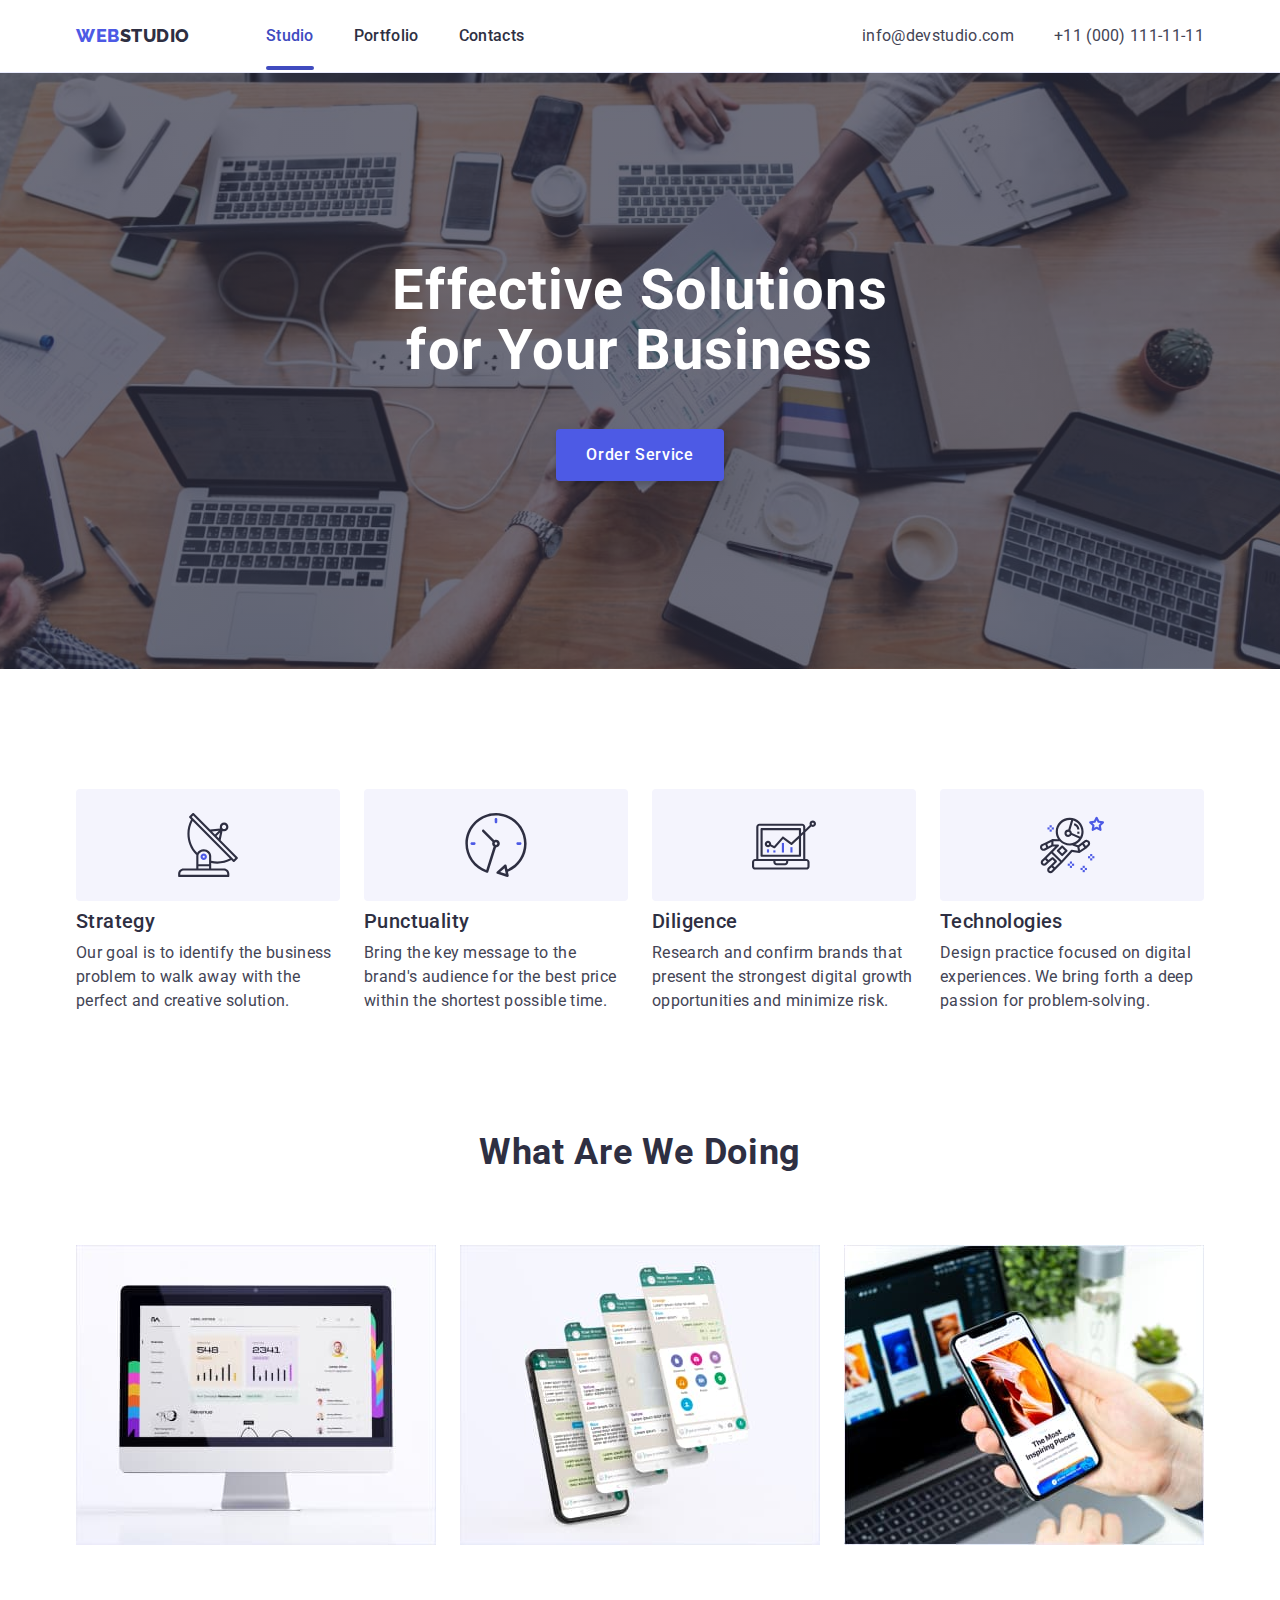
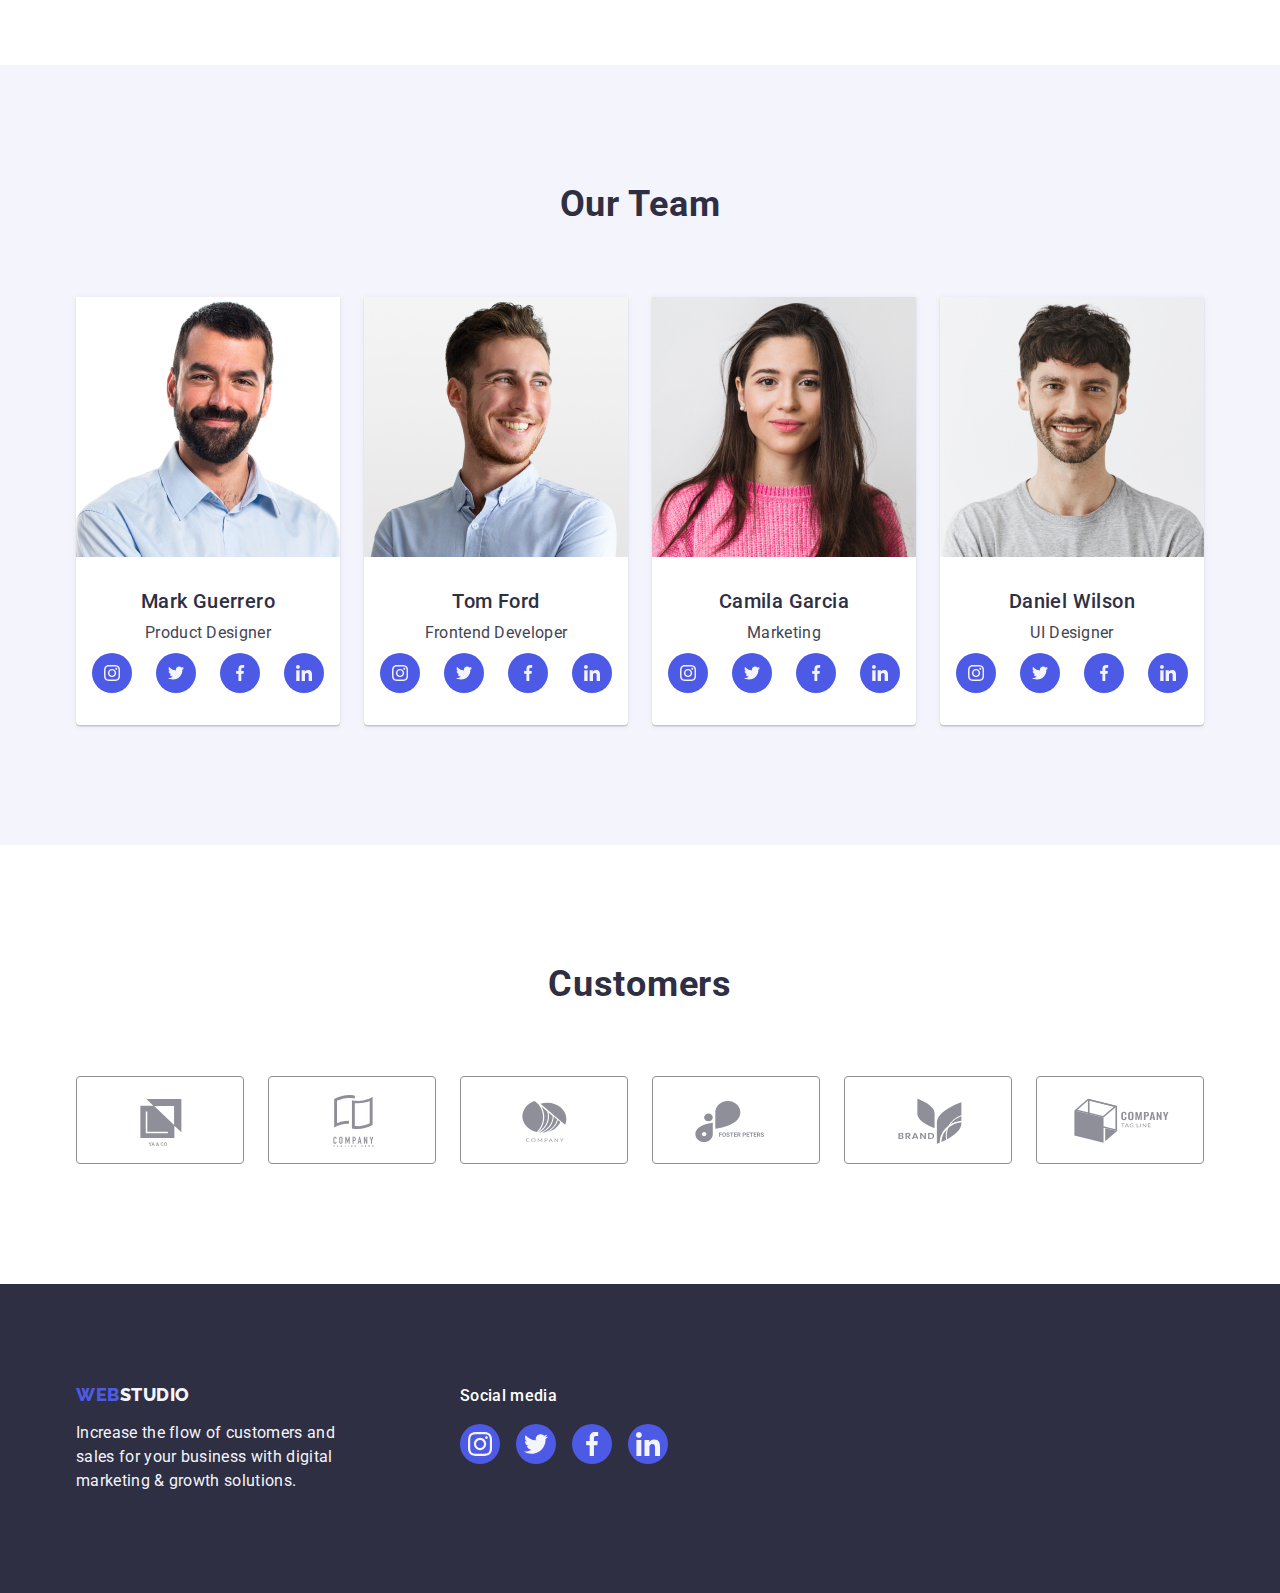
<file: index.html>
<!DOCTYPE html>
<html lang="en">
  <head>
    <meta charset="UTF-8" />
    <meta http-equiv="X-UA-Compatible" content="IE=edge" />
    <meta name="viewport" content="width=device-width, initial-scale=1.0" />
    <title>Web Studio</title>
    <!-- Fonts styles -->
    <link rel="preconnect" href="https://fonts.googleapis.com" />
    <link rel="preconnect" href="https://fonts.gstatic.com" crossorigin />
    <link
      href="https://fonts.googleapis.com/css2?family=Raleway:wght@800&family=Roboto:wght@400;500;700;900&display=swap"
      rel="stylesheet"
    />
    <!-- Modern-normalize -->
    <link
      rel="stylesheet"
      href="https://cdn.jsdelivr.net/npm/modern-normalize@1.1.0/modern-normalize.min.css"
    />
    <link rel="stylesheet" href="./css/styles.css" />
  </head>
  <body>
    <!-- Header -->
    <header class="page-header">
      <div class="page-header-container container">
        <nav class="page-navigation">
          <a class="logo logo-header link" href="./index.html"
            >Web<span class="logo-header-color">Studio</span></a
          >
          <ul class="header-menu list">
            <li class="header-menu-item">
              <a class="header-menu-link link active" href="./index.html"
                >Studio</a
              >
            </li>
            <li class="header-menu-item">
              <a class="header-menu-link link" href="./portfolio.html"
                >Portfolio</a
              >
            </li>
            <li class="header-menu-item">
              <a class="header-menu-link link" href="">Contacts</a>
            </li>
          </ul>
        </nav>
        <address class="address">
          <ul class="contact-list list">
            <li class="contact-item">
              <a class="contact-link link" href="mailto:info@devstudio.com"
                >info@devstudio.com</a
              >
            </li>
            <li class="contact-item">
              <a class="contact-link link" href="tel:+110001111111"
                >+11 (000) 111-11-11</a
              >
            </li>
          </ul>
        </address>
      </div>
    </header>
    <main>
      <!-- Hero  -->
      <section class="hero">
        <div class="container">
          <h1 class="hero-title">Effective Solutions for Your Business</h1>
          <button class="hero-modal-btn" type="button" data-modal-open>
            Order Service
          </button>
        </div>
      </section>
      <!-- Features -->
      <section class="features section">
        <div class="container">
          <h2 class="features-title visually-hidden">Company philosophy</h2>
          <ul class="features-list list">
            <li class="features-list-item">
              <div class="features-icon-container">
                <svg class="features-icon" width="64" height="64">
                  <use href="./images/icons.svg#icon-antenna"></use>
                </svg>
              </div>
              <h3 class="features-list-title">Strategy</h3>
              <p class="features-list-description">
                Our goal is to identify the business problem to walk away with
                the perfect and creative solution.
              </p>
            </li>
            <li class="features-list-item">
              <div class="features-icon-container">
                <svg class="features-icon" width="64" height="64">
                  <use href="./images/icons.svg#icon-clock"></use>
                </svg>
              </div>
              <h3 class="features-list-title">Punctuality</h3>
              <p class="features-list-description">
                Bring the key message to the brand's audience for the best price
                within the shortest possible time.
              </p>
            </li>
            <li class="features-list-item">
              <div class="features-icon-container">
                <svg class="features-icon" width="64" height="64">
                  <use href="./images/icons.svg#icon-diagram"></use>
                </svg>
              </div>
              <h3 class="features-list-title">Diligence</h3>
              <p class="features-list-description">
                Research and confirm brands that present the strongest digital
                growth opportunities and minimize risk.
              </p>
            </li>
            <li class="features-list-item">
              <div class="features-icon-container">
                <svg class="features-icon" width="64" height="64">
                  <use href="./images/icons.svg#icon-astronaut"></use>
                </svg>
              </div>
              <h3 class="features-list-title">Technologies</h3>
              <p class="features-list-description">
                Design practice focused on digital experiences. We bring forth a
                deep passion for problem-solving.
              </p>
            </li>
          </ul>
        </div>
      </section>
      <!-- Areas of work -->
      <section class="projects">
        <div class="container">
          <h2 class="projects-title">What are we doing</h2>
          <ul class="projects-list list">
            <li class="projects-list-item">
              <img
                class="projects-list-img"
                src="./images/areas-of-work/img-1.jpg"
                alt="web apps on your computer"
                width="360"
                height="300"
              />
            </li>
            <li class="projects-list-item">
              <img
                class="projects-list-img"
                src="./images/areas-of-work/img-2.jpg"
                alt="web apps on your phone"
                width="360"
                height="300"
              />
            </li>
            <li class="projects-list-item">
              <img
                class="projects-list-img"
                src="./images/areas-of-work/img-3.jpg"
                alt="responsive web applications"
                width="360"
                height="300"
              />
            </li>
          </ul>
        </div>
      </section>
      <!-- Team -->
      <section class="team section">
        <div class="container">
          <h2 class="team-title">Our Team</h2>
          <ul class="team-list list">
            <li class="team-list-item">
              <img
                class="team-list-img"
                src="./images/team/mark-guerrero.jpg"
                alt="Employee Mark Guerrero"
                width="264"
                height="260"
              />
              <div class="card-team-content">
                <h3 class="team-list-title">Mark Guerrero</h3>
                <p class="team-list-profession">Product Designer</p>
                <ul class="social-list list">
                  <li class="social-list-item">
                    <a
                      href=""
                      class="social-list-link"
                      target="_blank"
                      rel="noopener noreferrer"
                      aria-label="instagram icon"
                    >
                      <svg class="social-list-icon" width="16" height="16">
                        <use href="./images/icons.svg#icon-instagram"></use>
                      </svg>
                    </a>
                  </li>
                  <li class="social-list-item">
                    <a
                      href=""
                      class="social-list-link"
                      target="_blank"
                      rel="noopener noreferrer"
                      aria-label="twitter icon"
                    >
                      <svg class="social-list-icon" width="16" height="16">
                        <use href="./images/icons.svg#icon-twitter"></use>
                      </svg>
                    </a>
                  </li>
                  <li class="social-list-item">
                    <a
                      href=""
                      class="social-list-link"
                      target="_blank"
                      rel="noopener noreferrer"
                      aria-label="facebook icon"
                    >
                      <svg class="social-list-icon" width="16" height="16">
                        <use href="./images/icons.svg#icon-facebook"></use>
                      </svg>
                    </a>
                  </li>
                  <li class="social-list-item">
                    <a
                      href=""
                      class="social-list-link"
                      target="_blank"
                      rel="noopener noreferrer"
                      aria-label="linkedin icon"
                    >
                      <svg class="social-list-icon" width="16" height="16">
                        <use href="./images/icons.svg#icon-linkedin"></use>
                      </svg>
                    </a>
                  </li>
                </ul>
              </div>
            </li>

            <li class="team-list-item">
              <img
                class="team-list-img"
                src="./images/team/tom-ford.jpg"
                alt="Employee Tom Ford"
                width="264"
                height="260"
              />
              <div class="card-team-content">
                <h3 class="team-list-title">Tom Ford</h3>
                <p class="team-list-profession">Frontend Developer</p>
                <ul class="social-list list">
                  <li class="social-list-item">
                    <a
                      href=""
                      class="social-list-link"
                      target="_blank"
                      rel="noopener noreferrer"
                      aria-label="instagram icon"
                    >
                      <svg class="social-list-icon" width="16" height="16">
                        <use href="./images/icons.svg#icon-instagram"></use>
                      </svg>
                    </a>
                  </li>
                  <li class="social-list-item">
                    <a
                      href=""
                      class="social-list-link"
                      target="_blank"
                      rel="noopener noreferrer"
                      aria-label="twitter icon"
                    >
                      <svg class="social-list-icon" width="16" height="16">
                        <use href="./images/icons.svg#icon-twitter"></use>
                      </svg>
                    </a>
                  </li>
                  <li class="social-list-item">
                    <a
                      href=""
                      class="social-list-link"
                      target="_blank"
                      rel="noopener noreferrer"
                      aria-label="facebook icon"
                    >
                      <svg class="social-list-icon" width="16" height="16">
                        <use href="./images/icons.svg#icon-facebook"></use>
                      </svg>
                    </a>
                  </li>
                  <li class="social-list-item">
                    <a
                      href=""
                      class="social-list-link"
                      target="_blank"
                      rel="noopener noreferrer"
                      aria-label="linkedin icon"
                    >
                      <svg class="social-list-icon" width="16" height="16">
                        <use href="./images/icons.svg#icon-linkedin"></use>
                      </svg>
                    </a>
                  </li>
                </ul>
              </div>
            </li>

            <li class="team-list-item">
              <img
                class="team-list-img"
                src="./images/team/camila-garcia.jpg"
                alt="Employee Camila Garcia"
                width="264"
                height="260"
              />
              <div class="card-team-content">
                <h3 class="team-list-title">Camila Garcia</h3>
                <p class="team-list-profession">Marketing</p>
                <ul class="social-list list">
                  <li class="social-list-item">
                    <a
                      href=""
                      class="social-list-link"
                      target="_blank"
                      rel="noopener noreferrer"
                      aria-label="instagram icon"
                    >
                      <svg class="social-list-icon" width="16" height="16">
                        <use href="./images/icons.svg#icon-instagram"></use>
                      </svg>
                    </a>
                  </li>
                  <li class="social-list-item">
                    <a
                      href=""
                      class="social-list-link"
                      target="_blank"
                      rel="noopener noreferrer"
                      aria-label="twitter icon"
                    >
                      <svg class="social-list-icon" width="16" height="16">
                        <use href="./images/icons.svg#icon-twitter"></use>
                      </svg>
                    </a>
                  </li>
                  <li class="social-list-item">
                    <a
                      href=""
                      class="social-list-link"
                      target="_blank"
                      rel="noopener noreferrer"
                      aria-label="facebook icon"
                    >
                      <svg class="social-list-icon" width="16" height="16">
                        <use href="./images/icons.svg#icon-facebook"></use>
                      </svg>
                    </a>
                  </li>
                  <li class="social-list-item">
                    <a
                      href=""
                      class="social-list-link"
                      target="_blank"
                      rel="noopener noreferrer"
                      aria-label="linkedin icon"
                    >
                      <svg class="social-list-icon" width="16" height="16">
                        <use href="./images/icons.svg#icon-linkedin"></use>
                      </svg>
                    </a>
                  </li>
                </ul>
              </div>
            </li>

            <li class="team-list-item">
              <img
                class="team-list-img"
                src="./images/team/daniel-wilson.jpg"
                alt="Employee Daniel Wilson"
                width="264"
                height="260"
              />
              <div class="card-team-content">
                <h3 class="team-list-title">Daniel Wilson</h3>
                <p class="team-list-profession">UI Designer</p>
                <ul class="social-list list">
                  <li class="social-list-item">
                    <a
                      href=""
                      class="social-list-link"
                      target="_blank"
                      rel="noopener noreferrer"
                      aria-label="instagram icon"
                    >
                      <svg class="social-list-icon" width="16" height="16">
                        <use href="./images/icons.svg#icon-instagram"></use>
                      </svg>
                    </a>
                  </li>
                  <li class="social-list-item">
                    <a
                      href=""
                      class="social-list-link"
                      target="_blank"
                      rel="noopener noreferrer"
                      aria-label="twitter icon"
                    >
                      <svg class="social-list-icon" width="16" height="16">
                        <use href="./images/icons.svg#icon-twitter"></use>
                      </svg>
                    </a>
                  </li>
                  <li class="social-list-item">
                    <a
                      href=""
                      class="social-list-link"
                      target="_blank"
                      rel="noopener noreferrer"
                      aria-label="facebook icon"
                    >
                      <svg class="social-list-icon" width="16" height="16">
                        <use href="./images/icons.svg#icon-facebook"></use>
                      </svg>
                    </a>
                  </li>
                  <li class="social-list-item">
                    <a
                      href=""
                      class="social-list-link"
                      target="_blank"
                      rel="noopener noreferrer"
                      aria-label="linkedin icon"
                    >
                      <svg class="social-list-icon" width="16" height="16">
                        <use href="./images/icons.svg#icon-linkedin"></use>
                      </svg>
                    </a>
                  </li>
                </ul>
              </div>
            </li>
          </ul>
        </div>
      </section>
      <!-- Customers -->
      <section class="customers section">
        <div class="container">
          <h2 class="customers-title">Customers</h2>
          <ul class="customers-list list">
            <li class="customers-list-item">
              <a href="" class="customers-list-link">
                <svg class="customers-list-icon" width="104" height="56">
                  <use href="./images/icons.svg#icon-Logo-1"></use>
                </svg>
              </a>
            </li>
            <li class="customers-list-item">
              <a href="" class="customers-list-link">
                <svg class="customers-list-icon" width="104" height="56">
                  <use href="./images/icons.svg#icon-logo-2"></use>
                </svg>
              </a>
            </li>
            <li class="customers-list-item">
              <a href="" class="customers-list-link">
                <svg class="customers-list-icon" width="104" height="56">
                  <use href="./images/icons.svg#icon-logo-3"></use>
                </svg>
              </a>
            </li>
            <li class="customers-list-item">
              <a href="" class="customers-list-link">
                <svg class="customers-list-icon" width="104" height="56">
                  <use href="./images/icons.svg#icon-logo-4"></use>
                </svg>
              </a>
            </li>
            <li class="customers-list-item">
              <a href="" class="customers-list-link">
                <svg class="customers-list-icon" width="104" height="56">
                  <use href="./images/icons.svg#icon-logo-5"></use>
                </svg>
              </a>
            </li>
            <li class="customers-list-item">
              <a href="" class="customers-list-link">
                <svg class="customers-list-icon" width="104" height="56">
                  <use href="./images/icons.svg#icon-logo-6"></use>
                </svg>
              </a>
            </li>
          </ul>
        </div>
      </section>
    </main>
    <!-- Footer -->
    <footer class="footer">
      <div class="footer-container container">
        <div class="footer-info">
          <a class="logo logo-footer link" href="./index.html"
            >Web<span class="logo-footer-color">Studio</span></a
          >
          <p class="footer-description">
            Increase the flow of customers and sales for your business with
            digital marketing & growth solutions.
          </p>
        </div>
        <div class="social-media">
          <p class="social-media-title">Social media</p>
          <ul class="social-media-list list">
            <li class="social-meadia-item">
              <a
                href=""
                class="social-media-link"
                target="_blank"
                rel="noopener noreferrer"
                aria-label="instagram icon"
              >
                <svg class="social-media-icon" width="24" height="24">
                  <use href="./images/icons.svg#icon-instagram"></use>
                </svg>
              </a>
            </li>
            <li class="social-meadia-item">
              <a
                href=""
                class="social-media-link"
                target="_blank"
                rel="noopener noreferrer"
                aria-label="twitter icon"
              >
                <svg class="social-media-icon" width="24" height="24">
                  <use href="./images/icons.svg#icon-twitter"></use>
                </svg>
              </a>
            </li>
            <li class="social-meadia-item">
              <a
                href=""
                class="social-media-link"
                target="_blank"
                rel="noopener noreferrer"
                aria-label="facebook icon"
              >
                <svg class="social-media-icon" width="24" height="24">
                  <use href="./images/icons.svg#icon-facebook"></use>
                </svg>
              </a>
            </li>
            <li class="social-meadia-item">
              <a
                href=""
                class="social-media-link"
                target="_blank"
                rel="noopener noreferrer"
                aria-label="linkedin icon"
              >
                <svg class="social-media-icon" width="24" height="24">
                  <use href="./images/icons.svg#icon-linkedin"></use>
                </svg>
              </a>
            </li>
          </ul>
        </div>
      </div>
    </footer>
    <div class="backdrop is-hidden" data-modal>
      <div class="modal">
        <button type="button" class="modal-close-btn" data-modal-close>
          <svg class="modal-close-icon" width="8" height="8">
            <use href="./images/icons.svg#modal-close-icon"></use>
          </svg>
        </button>
      </div>
    </div>
    <script src="./js/modal.js"></script>
  </body>
</html>
</file>
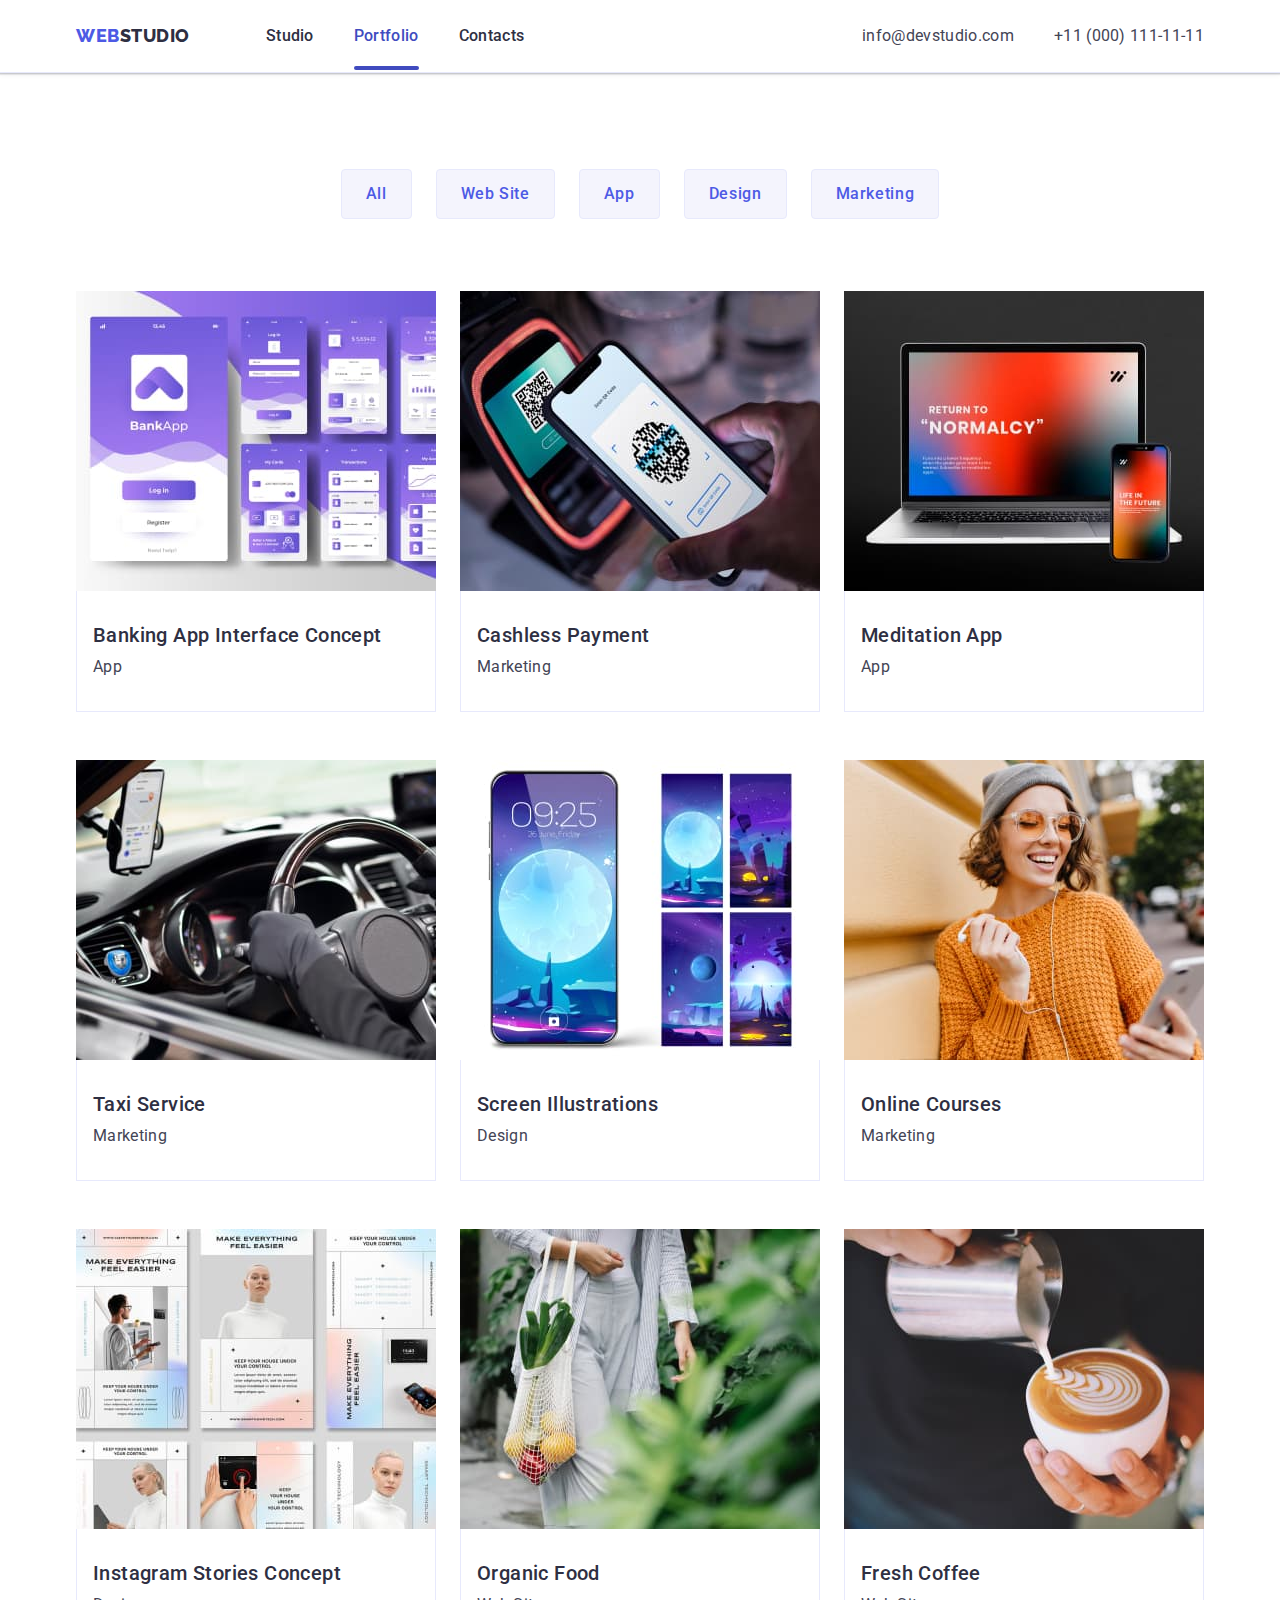
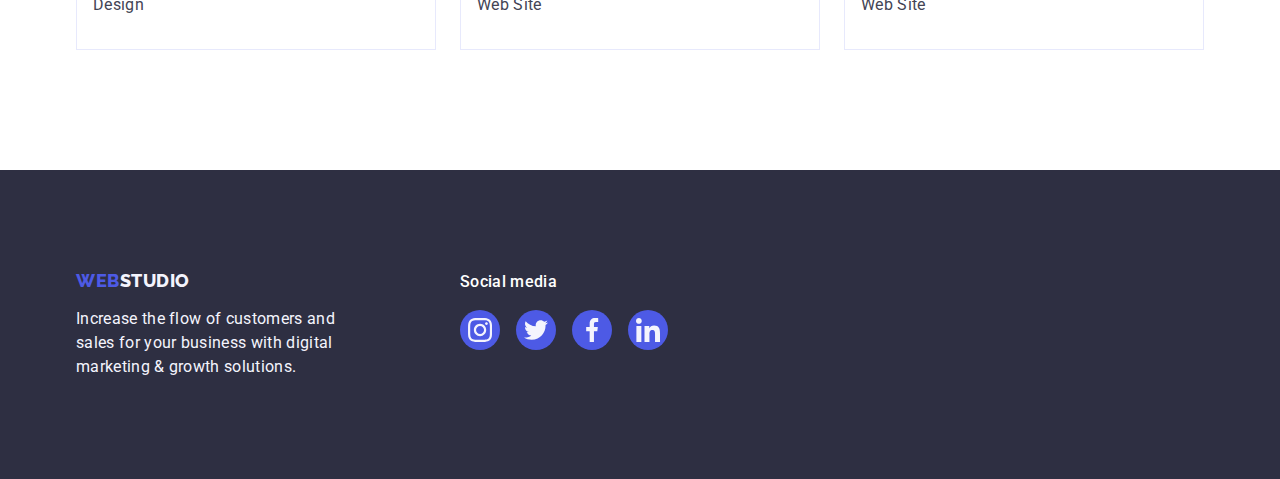
<file: portfolio.html>
<!DOCTYPE html>
<html lang="en">
  <head>
    <meta charset="UTF-8" />
    <meta http-equiv="X-UA-Compatible" content="IE=edge" />
    <meta name="viewport" content="width=device-width, initial-scale=1.0" />
    <title>Portfolio</title>
    <!-- Fonts styles -->
    <link rel="preconnect" href="https://fonts.googleapis.com" />
    <link rel="preconnect" href="https://fonts.gstatic.com" crossorigin />
    <link
      href="https://fonts.googleapis.com/css2?family=Raleway:wght@800&family=Roboto:wght@400;500;700;900&display=swap"
      rel="stylesheet"
    />
    <!-- Modern-normalize -->
    <link
      rel="stylesheet"
      href="https://cdn.jsdelivr.net/npm/modern-normalize@1.1.0/modern-normalize.min.css"
    />
    <link rel="stylesheet" href="./css/styles.css" />
  </head>
  <body>
    <!-- Header -->
    <header class="page-header">
      <div class="page-header-container container">
        <nav class="page-navigation">
          <a class="logo logo-header link" href="./index.html"
            >Web<span class="logo-header-color">Studio</span></a
          >
          <ul class="header-menu list">
            <li class="header-menu-item">
              <a class="header-menu-link link" href="./index.html">Studio</a>
            </li>
            <li class="header-menu-item">
              <a class="header-menu-link link active" href="./portfolio.html"
                >Portfolio</a
              >
            </li>
            <li class="header-menu-item">
              <a class="header-menu-link link" href="">Contacts</a>
            </li>
          </ul>
        </nav>
        <address class="address">
          <ul class="contact-list list">
            <li class="contact-item">
              <a class="contact-link link" href="mailto:info@devstudio.com"
                >info@devstudio.com</a
              >
            </li>
            <li class="contact-item">
              <a class="contact-link link" href="tel:+110001111111"
                >+11 (000) 111-11-11</a
              >
            </li>
          </ul>
        </address>
      </div>
    </header>
    <main>
      <!-- Clients -->
      <section class="clients">
        <div class="container">
          <h1 class="clients-title visually-hidden">Our clients</h1>
          <ul class="clients-filter-list list">
            <li class="clients-filter-item">
              <button class="clients-filter-btn" type="button">All</button>
            </li>
            <li class="clients-filter-item">
              <button class="clients-filter-btn" type="button">Web Site</button>
            </li>
            <li class="clients-filter-item">
              <button class="clients-filter-btn" type="button">App</button>
            </li>
            <li class="clients-filter-item">
              <button class="clients-filter-btn" type="button">Design</button>
            </li>
            <li class="clients-filter-item">
              <button class="clients-filter-btn" type="button">
                Marketing
              </button>
            </li>
          </ul>
          <ul class="client-list list">
            <li class="client-list-item">
              <a class="client-list-link link" href="">
                <div class="client-list-overlay">
                  <img
                    class="client-list-img"
                    src="./images/our-clients/banking-app-interface-concept.jpg"
                    alt="Banking App Interface Concept"
                    width="360"
                    height="300"
                  />
                  <p class="overlay">
                    14 Stylish and User-Friendly App Design Concepts · Task
                    Manager App · Calorie Tracker App · Exotic Fruit Ecommerce
                    App · Cloud Storage App
                  </p>
                </div>

                <div class="clients-card-content">
                  <h2 class="client-list-title">
                    Banking App Interface Concept
                  </h2>
                  <p class="client-list-description">App</p>
                </div>
              </a>
            </li>
            <li class="client-list-item">
              <a class="client-list-link link" href="">
                <div class="client-list-overlay">
                  <img
                    class="client-list-img"
                    src="./images/our-clients/cashless-payment.jpg"
                    alt="Cashless Payment"
                    width="360"
                    height="300"
                  />
                  <p class="overlay">
                    14 Stylish and User-Friendly App Design Concepts · Task
                    Manager App · Calorie Tracker App · Exotic Fruit Ecommerce
                    App · Cloud Storage App
                  </p>
                </div>
                <div class="clients-card-content">
                  <h2 class="client-list-title">Cashless Payment</h2>
                  <p class="client-list-description">Marketing</p>
                </div>
              </a>
            </li>
            <li class="client-list-item">
              <a class="client-list-link link" href="">
                <div class="client-list-overlay">
                  <img
                    class="client-list-img"
                    src="./images/our-clients/meditation-app.jpg"
                    alt="Meditation App"
                    width="360"
                    height="300"
                  />
                  <p class="overlay">
                    14 Stylish and User-Friendly App Design Concepts · Task
                    Manager App · Calorie Tracker App · Exotic Fruit Ecommerce
                    App · Cloud Storage App
                  </p>
                </div>
                <div class="clients-card-content">
                  <h2 class="client-list-title">Meditation App</h2>
                  <p class="client-list-description">App</p>
                </div>
              </a>
            </li>
            <li class="client-list-item">
              <a class="client-list-link link" href="">
                <div class="client-list-overlay">
                  <img
                    class="client-list-img"
                    src="./images/our-clients/taxi-service.jpg"
                    alt="Taxi Service"
                    width="360"
                    height="300"
                  />
                  <p class="overlay">
                    14 Stylish and User-Friendly App Design Concepts · Task
                    Manager App · Calorie Tracker App · Exotic Fruit Ecommerce
                    App · Cloud Storage App
                  </p>
                </div>
                <div class="clients-card-content">
                  <h2 class="client-list-title">Taxi Service</h2>
                  <p class="client-list-description">Marketing</p>
                </div>
              </a>
            </li>
            <li class="client-list-item">
              <a class="client-list-link link" href="">
                <div class="client-list-overlay">
                  <img
                    class="client-list-img"
                    src="./images/our-clients/screen-illustrations.jpg"
                    alt="Screen Illustrations"
                    width="360"
                    height="300"
                  />
                  <p class="overlay">
                    14 Stylish and User-Friendly App Design Concepts · Task
                    Manager App · Calorie Tracker App · Exotic Fruit Ecommerce
                    App · Cloud Storage App
                  </p>
                </div>
                <div class="clients-card-content">
                  <h2 class="client-list-title">Screen Illustrations</h2>
                  <p class="client-list-description">Design</p>
                </div>
              </a>
            </li>
            <li class="client-list-item">
              <a class="client-list-link link" href="">
                <div class="client-list-overlay">
                  <img
                    class="client-list-img"
                    src="./images/our-clients/online-courses.jpg"
                    alt="Online Courses"
                    width="360"
                    height="300"
                  />
                  <p class="overlay">
                    14 Stylish and User-Friendly App Design Concepts · Task
                    Manager App · Calorie Tracker App · Exotic Fruit Ecommerce
                    App · Cloud Storage App
                  </p>
                </div>
                <div class="clients-card-content">
                  <h2 class="client-list-title">Online Courses</h2>
                  <p class="client-list-description">Marketing</p>
                </div>
              </a>
            </li>
            <li class="client-list-item">
              <a class="client-list-link link" href="">
                <div class="client-list-overlay">
                  <img
                    class="client-list-img"
                    src="./images/our-clients/instagram-stories-concept.jpg"
                    alt="Instagram Stories Concept"
                    width="360"
                    height="300"
                  />
                  <p class="overlay">
                    14 Stylish and User-Friendly App Design Concepts · Task
                    Manager App · Calorie Tracker App · Exotic Fruit Ecommerce
                    App · Cloud Storage App
                  </p>
                </div>
                <div class="clients-card-content">
                  <h2 class="client-list-title">Instagram Stories Concept</h2>
                  <p class="client-list-description">Design</p>
                </div>
              </a>
            </li>
            <li class="client-list-item">
              <a class="client-list-link link" href="">
                <div class="client-list-overlay">
                  <img
                    class="client-list-img"
                    src="./images/our-clients/organic-food.jpg"
                    alt="Organic Food"
                    width="360"
                    height="300"
                  />
                  <p class="overlay">
                    14 Stylish and User-Friendly App Design Concepts · Task
                    Manager App · Calorie Tracker App · Exotic Fruit Ecommerce
                    App · Cloud Storage App
                  </p>
                </div>
                <div class="clients-card-content">
                  <h2 class="client-list-title">Organic Food</h2>
                  <p class="client-list-description">Web Site</p>
                </div>
              </a>
            </li>
            <li class="client-list-item">
              <a class="client-list-link link" href="">
                <div class="client-list-overlay">
                  <img
                    class="client-list-img"
                    src="./images/our-clients/fresh-coffee.jpg"
                    alt="Fresh Coffee"
                    width="360"
                    height="300"
                  />
                  <p class="overlay">
                    14 Stylish and User-Friendly App Design Concepts · Task
                    Manager App · Calorie Tracker App · Exotic Fruit Ecommerce
                    App · Cloud Storage App
                  </p>
                </div>
                <div class="clients-card-content">
                  <h2 class="client-list-title">Fresh Coffee</h2>
                  <p class="client-list-description">Web Site</p>
                </div>
              </a>
            </li>
          </ul>
        </div>
      </section>
    </main>
    <!-- Footer -->
    <footer class="footer">
      <div class="footer-container container">
        <div class="footer-info">
          <a class="logo logo-footer link" href="./index.html"
            >Web<span class="logo-footer-color">Studio</span></a
          >
          <p class="footer-description">
            Increase the flow of customers and sales for your business with
            digital marketing & growth solutions.
          </p>
        </div>
        <div class="social-media">
          <p class="social-media-title">Social media</p>
          <ul class="social-media-list list">
            <li class="social-meadia-item">
              <a
                href=""
                class="social-media-link"
                target="_blank"
                rel="noopener noreferrer"
                aria-label="instagram icon"
              >
                <svg class="social-media-icon" width="24" height="24">
                  <use href="./images/icons.svg#icon-instagram"></use>
                </svg>
              </a>
            </li>
            <li class="social-meadia-item">
              <a
                href=""
                class="social-media-link"
                target="_blank"
                rel="noopener noreferrer"
                aria-label="twitter icon"
              >
                <svg class="social-media-icon" width="24" height="24">
                  <use href="./images/icons.svg#icon-twitter"></use>
                </svg>
              </a>
            </li>
            <li class="social-meadia-item">
              <a
                href=""
                class="social-media-link"
                target="_blank"
                rel="noopener noreferrer"
                aria-label="facebook icon"
              >
                <svg class="social-media-icon" width="24" height="24">
                  <use href="./images/icons.svg#icon-facebook"></use>
                </svg>
              </a>
            </li>
            <li class="social-meadia-item">
              <a
                href=""
                class="social-media-link"
                target="_blank"
                rel="noopener noreferrer"
                aria-label="linkedin icon"
              >
                <svg class="social-media-icon" width="24" height="24">
                  <use href="./images/icons.svg#icon-linkedin"></use>
                </svg>
              </a>
            </li>
          </ul>
        </div>
      </div>
    </footer>
  </body>
</html>
</file>
<file: css/styles.css>
:root {
  /* Fonts */
  --primary-font: 'Roboto', sans-serif;
  --secondary-font: 'Raleway', sans-serif;

  /* Colors-txt */
  --primary-txt-cl: #434455;
  --secondary-txt-cl: #2e2f42;

  --logo-cl-first: #4d5ae5;
  --logo-header-cl-last: #2e2f42;
  --logo-footer-cl-last: #f4f4fd;

  --cl-link-navigation: #2e2f42;
  --cl-link-address: #434455;
  --accent-cl-link: #404bbf;

  --hero-txt-color: #ffffff;

  --cl-clients-filter-btn: #4d5ae5;
  --accent-cl-clients-filter-btn: #ffffff;

  --cl-desc-footer: #f4f4fd;

  --cl-customers-list-link: #8e8f99;

  --cl-txt-social-link: #f4f4fd;

  /* Bg-colors */
  --bg-cl-bady: #ffffff;

  --bg-cl-hero: #2e2f42;
  --bg-cl-hero-btn: #4d5ae5;
  --accent-bg-cl-hero-btn: #404bbf;

  --bg-cl-section-team: #f4f4fd;
  --bg-cl-section-team-card: #ffffff;

  --bg-cl-footer: #2e2f42;

  --bg-cl-clients-filter-btn: #f4f4fd;
  --accent-bg-cl-clients-filter-btn: #404bbf;

  --bg-cl-features-icon-container: #f4f4fd;

  --bg-cl-social-list-link: #4d5ae5;
  --accent-bg-cl-social-list-link: #404bbf;

  /* Others */
  --cl-border-header: #e7e9fc;
  --box-shadow-hero-modal-btn: rgba(0, 0, 0, 0.15);
}

.features-list {
  --items: 4;
  --indent: 24px;
}

.projects-list {
  --items: 3;
  --indent: 24px;
}

.team-list {
  --items: 4;
  --indent: 24px;
}

.client-list {
  --items: 9;
  --indent-column: 24px;
}

.customers-list {
  --items: 6;
  --indent: 24px;
}

.clients-filter-list {
  --indent: 24px;
}

h1,
h2,
h3,
h4,
h5,
h6,
p {
  margin-top: 0;
  margin-bottom: 0;
}

ul,
ol {
  margin-top: 0;
  margin-bottom: 0;
  padding-left: 0;
}

button {
  cursor: pointer;
}

img {
  display: block;
  max-width: 100%;
  height: auto;
}

address {
  font-style: normal;
}

.list {
  list-style: none;
}

.link {
  text-decoration: none;
}

body {
  font-family: var(--primary-font);
  color: var(--primary-txt-cl);
  background-color: var(--bg-cl-bady);
}

/* ============================== Components ============================== */

.logo {
  font-family: var(--secondary-font);
  font-weight: 800;
  font-size: 18px;
  line-height: 1.17;
  letter-spacing: 0.03em;
  text-transform: uppercase;
  color: var(--logo-cl-first);
}

.visually-hidden {
  position: absolute;
  width: 1px;
  height: 1px;
  margin: -1px;
  border: 0;
  padding: 0;
  white-space: nowrap;
  clip-path: inset(100%);
  clip: rect(0 0 0 0);
  overflow: hidden;
}

.container {
  width: 1158px;
  padding-left: 15px;
  padding-right: 15px;
  margin-left: auto;
  margin-right: auto;
}

.section {
  padding-top: 120px;
  padding-bottom: 120px;
}

/* ============================== /Components ============================== */

/* ============================== Header ============================== */

.page-header {
  padding-top: 24px;
  padding-bottom: 24px;
  border-bottom: 1px solid var(--cl-border-header);
  box-shadow: 0px 2px 1px rgba(46, 47, 66, 0.08),
    0px 1px 1px rgba(46, 47, 66, 0.16), 0px 1px 6px rgba(46, 47, 66, 0.08);
}

.page-header-container {
  display: flex;
  align-items: center;
}

.page-navigation {
  display: flex;
  align-items: center;
  margin-right: auto;
}

.header-menu {
  display: flex;
  gap: 40px;
}

.contact-list {
  display: flex;
  gap: 40px;
}

.logo-header {
  margin-right: 76px;
}

.logo-header-color {
  color: var(--logo-header-cl-last);
}

.header-menu-link {
  position: relative;
  font-weight: 500;
  font-size: 16px;
  line-height: 1.5;
  letter-spacing: 0.02em;
  color: var(--cl-link-navigation);
  padding-top: 24px;
  padding-bottom: 24px;
  transition: color 250ms cubic-bezier(0.4, 0, 0.2, 1);
}

.header-menu-link:hover,
.header-menu-link:focus {
  color: var(--accent-cl-link);
}

.header-menu-link.active {
  color: var(--accent-cl-link);
}

.header-menu-link::after {
  position: absolute;
  left: 0;
  bottom: -1px;
  display: block;
  content: '';
  width: 100%;
  height: 4px;
  border-radius: 2px;
}

.header-menu-link.active::after {
  background-color: #404bbf;
}

.contact-link {
  font-weight: 400;
  font-size: 16px;
  line-height: 1.5;
  letter-spacing: 0.02em;
  color: var(--cl-link-address);
  padding-top: 24px;
  padding-bottom: 24px;
  transition: color 250ms cubic-bezier(0.4, 0, 0.2, 1);
}

.contact-link:hover,
.contact-link:focus {
  color: var(--accent-cl-link);
}

/* ============================== /Header ============================== */

/* ============================== Hero ============================== */

.hero {
  background-color: var(--bg-cl-hero);
  background-image: linear-gradient(
      rgba(46, 47, 66, 0.7),
      rgba(46, 47, 66, 0.7)
    ),
    url(..//images/hero/hero-img.jpg);
  background-repeat: no-repeat;
  background-position: center;
  background-size: cover;
  max-width: 1440px;
  padding-top: 188px;
  padding-bottom: 188px;
  margin-left: auto;
  margin-right: auto;
}

.hero-title {
  max-width: 496px;
  margin-left: auto;
  margin-right: auto;
  margin-bottom: 48px;
  font-weight: 700;
  font-size: 56px;
  line-height: 1.07;
  text-align: center;
  letter-spacing: 0.02em;
  color: var(--hero-txt-color);
}

.hero-modal-btn {
  border: none;
  display: block;
  margin-left: auto;
  margin-right: auto;
  padding-top: 14px;
  padding-right: 30px;
  padding-bottom: 14px;
  padding-left: 30px;
  box-shadow: 0px 4px 4px var(--box-shadow-hero-modal-btn);
  border-radius: 4px;
  font-family: inherit;
  font-weight: 500;
  font-size: 16px;
  line-height: 1.5;
  letter-spacing: 0.04em;
  color: var(--hero-txt-color);
  background-color: var(--bg-cl-hero-btn);
  transition: background-color 250ms cubic-bezier(0.4, 0, 0.2, 1);
}

.hero-modal-btn:hover,
.hero-modal-btn:focus {
  background-color: var(--accent-bg-cl-hero-btn);
}

/* ============================== /Hero ============================== */

/* ============================== Features ============================== */

.features-list {
  display: flex;
  gap: var(--indent);
}

.features-list-item {
  flex-basis: calc((100% - var(--indent) * (var(--items) - 1)) / var(--items));
}

.features-icon-container {
  display: flex;
  justify-content: center;
  align-items: center;
  height: 112px;
  border-radius: 4px;
  background-color: var(--bg-cl-features-icon-container);
  margin-bottom: 8px;
}

.features-list-title {
  font-weight: 500;
  font-size: 20px;
  line-height: 1.2;
  letter-spacing: 0.02em;
  color: var(--secondary-txt-cl);
  margin-bottom: 8px;
}
.features-list-description {
  font-weight: 400;
  font-size: 16px;
  line-height: 1.5;
  letter-spacing: 0.02em;
}

/* ============================== /Features ============================== */

/* ============================== Projects ============================== */

.projects {
  padding-bottom: 120px;
}

.projects-title {
  font-weight: 700;
  font-size: 36px;
  line-height: 1.11;
  letter-spacing: 0.02em;
  text-align: center;
  text-transform: capitalize;
  color: var(--secondary-txt-cl);
  margin-bottom: 72px;
}

.projects-list {
  display: flex;
  gap: var(--indent);
}

.projects-list-item {
  flex-basis: calc((100% - var(--indent) * (var(--items) - 1)) / var(--items));
}

/* ============================== /Projects ============================== */

/* ============================== Team ============================== */

.team {
  background-color: var(--bg-cl-section-team);
}

.team-title {
  font-weight: 700;
  font-size: 36px;
  line-height: 1.11;
  letter-spacing: 0.02em;
  text-align: center;
  text-transform: capitalize;
  color: var(--secondary-txt-cl);
  margin-bottom: 72px;
}

.team-list {
  display: flex;
  gap: var(--indent);
}

.team-list-item {
  flex-basis: calc((100% - var(--indent) * (var(--items) - 1)) / var(--items));
  background-color: var(--bg-cl-section-team-card);
  box-shadow: 0px 1px 6px rgba(46, 47, 66, 0.08),
    0px 1px 1px rgba(46, 47, 66, 0.16), 0px 2px 1px rgba(46, 47, 66, 0.08);
  border-radius: 0px 0px 4px 4px;
}

.card-team-content {
  padding-top: 32px;
  padding-bottom: 32px;
}

.team-list-title {
  font-weight: 500;
  font-size: 20px;
  line-height: 1.2;
  letter-spacing: 0.02em;
  text-align: center;
  color: var(--secondary-txt-cl);
  margin-bottom: 8px;
}

.team-list-profession {
  font-weight: 400;
  font-size: 16px;
  line-height: 1.5;
  letter-spacing: 0.02em;
  text-align: center;
  margin-bottom: 8px;
}

.social-list {
  display: flex;
  justify-content: center;
  gap: 24px;
}

.social-list-item {
  width: 40px;
  height: 40px;
}

.social-list-link {
  display: flex;
  justify-content: center;
  align-items: center;
  width: 100%;
  height: 100%;
  color: var(--cl-txt-social-link);
  border-radius: 50%;
  background-color: var(--bg-cl-social-list-link);
  transition: background-color 250ms cubic-bezier(0.4, 0, 0.2, 1);
}

.social-list-link:hover,
.social-list-link:focus {
  background-color: var(--accent-bg-cl-social-list-link);
}

.social-list-icon {
  fill: currentColor;
}

/* ============================== /Team ============================== */

/* ============================== Customers ============================== */

.customers-title {
  font-weight: 700;
  font-size: 36px;
  line-height: 1.1;
  text-align: center;
  letter-spacing: 0.02em;
  text-transform: capitalize;
  color: var(--secondary-txt-cl);
  margin-bottom: 72px;
}

.customers-list {
  display: flex;
  gap: 24px;
}

.customers-list-item {
  flex-basis: calc((100% - var(--indent) * (var(--items) - 1)) / var(--items));
  height: 88px;
}

.customers-list-link {
  display: flex;
  justify-content: center;
  align-items: center;
  width: 100%;
  height: 100%;
  border: 1px solid #8e8f99;
  border-radius: 4px;
  color: var(--cl-customers-list-link);
  transition: border-color 250ms cubic-bezier(0.4, 0, 0.2, 1),
    color 250ms cubic-bezier(0.4, 0, 0.2, 1);
}

.customers-list-link:hover,
.customers-list-link:focus {
  border-color: #404bbf;
  color: #404bbf;
}

.customers-list-icon {
  fill: currentColor;
  transition: fill 250ms cubic-bezier(0.4, 0, 0.2, 1);
}

.customers-list-link:hover .customers-list-icon,
.customers-list-lin:focus .customers-list-icon {
  fill: #404bbf;
}

/* ============================== /Customers ============================== */

/* ============================== Portfolio clients ============================== */

.clients {
  padding-top: 96px;
  padding-bottom: 120px;
}

.clients-filter-list {
  display: flex;
  justify-content: center;
  gap: var(--indent);
  margin-bottom: 72px;
}

.clients-filter-btn {
  padding-top: 12px;
  padding-right: 24px;
  padding-bottom: 12px;
  padding-left: 24px;
  font-family: inherit;
  font-weight: 500;
  font-size: 16px;
  line-height: 1.5;
  align-items: center;
  text-align: center;
  letter-spacing: 0.04em;
  background-color: var(--bg-cl-clients-filter-btn);
  color: var(--cl-clients-filter-btn);
  border-radius: 4px;
  border: 1px solid #e7e9fc;
  transition: background-color 250ms cubic-bezier(0.4, 0, 0.2, 1),
    color 250ms cubic-bezier(0.4, 0, 0.2, 1),
    border-color 250ms cubic-bezier(0.4, 0, 0.2, 1),
    box-shadow 250ms cubic-bezier(0.4, 0, 0.2, 1);
}

.clients-filter-btn:hover,
.clients-filter-btn:focus {
  background-color: var(--accent-bg-cl-clients-filter-btn);
  color: var(--accent-cl-clients-filter-btn);
  /* border: 1px solid transparent; */
  border-color: transparent;
  box-shadow: 0px 3px 1px rgba(0, 0, 0, 0.1), 0px 2px 1px rgba(0, 0, 0, 0.08),
    0px 2px 2px rgba(0, 0, 0, 0.12);
}

.client-list {
  display: flex;
  flex-wrap: wrap;
  row-gap: 48px;
  column-gap: var(--indent-column);
}

.client-list-item {
  flex-basis: calc((100% - var(--indent-column) * 2) / 3);
}

.client-list-title {
  margin-bottom: 8px;
  font-weight: 500;
  font-size: 20px;
  line-height: 1.2;
  letter-spacing: 0.02em;
  color: var(--secondary-txt-cl);
}
.client-list-description {
  font-weight: 400;
  font-size: 16px;
  line-height: 1.5;
  letter-spacing: 0.02em;
  color: var(--primary-txt-cl);
}

.clients-card-content {
  padding-top: 32px;
  padding-right: 16px;
  padding-bottom: 32px;
  padding-left: 16px;
  border: 1px solid #e7e9fc;
  border-top: none;
}

.client-list-link {
  display: block;
  transition: box-shadow 250ms cubic-bezier(0.4, 0, 0.2, 1);
}

.client-list-link:hover,
.client-list-link:focus {
  box-shadow: 0px 1px 6px rgba(46, 47, 66, 0.08),
    0px 1px 1px rgba(46, 47, 66, 0.16), 0px 2px 1px rgba(46, 47, 66, 0.08);
}

.client-list-overlay {
  position: relative;
  overflow: hidden;
}

.overlay {
  position: absolute;
  top: 0;
  left: 0;
  width: 100%;
  height: 100%;
  font-weight: 400;
  font-size: 16px;
  line-height: 1.5;
  letter-spacing: 0.02em;
  color: #f4f4fd;
  background-color: #4d5ae5;
  padding: 40px 32px;
  overflow: auto;
  transform: translate(0, 100%);
}

.client-list-link .overlay {
  transition: transform 250ms cubic-bezier(0.4, 0, 0.2, 1);
}

.client-list-link:hover .overlay,
.client-list-link:focus .overlay {
  transform: translate(0, 0);
}

/* ============================== /Portfolio clients ============================== */

/* ============================== Footer ============================== */

.footer {
  padding-top: 100px;
  padding-bottom: 100px;
  background-color: var(--bg-cl-footer);
}

.logo-footer {
  display: inline-block;
  margin-bottom: 16px;
}

.logo-footer-color {
  color: var(--logo-footer-cl-last);
}

.footer-description {
  width: 264px;
  font-weight: 400;
  font-size: 16px;
  line-height: 1.5;
  letter-spacing: 0.02em;
  color: var(--cl-desc-footer);
}

.social-media-title {
  font-weight: 500;
  font-size: 16px;
  line-height: 1.5;
  letter-spacing: 0.02em;
  color: #ffffff;
  margin-bottom: 16px;
}

.social-media-list {
  display: flex;
  gap: 16px;
}

.social-meadia-item {
  width: 40px;
  height: 40px;
}

.social-media-link {
  display: flex;
  width: 100%;
  height: 100%;
  justify-content: center;
  align-items: center;
  color: #f4f4fd;
  border-radius: 50%;
  background-color: #4d5ae5;
  transition: background-color 250ms cubic-bezier(0.4, 0, 0.2, 1);
}

.social-media-link:hover,
.social-media-link:focus {
  background-color: #31d0aa;
}

.social-media-icon {
  fill: currentColor;
}

.footer-container {
  display: flex;
  align-items: baseline;
}

.footer-info {
  margin-right: 120px;
}
/* ============================== /Footer ============================== */

/* ============================== Modal window ============================== */

.backdrop {
  position: fixed;
  z-index: 100%;
  top: 0;
  left: 0;
  background: rgba(46, 47, 66, 0.4);
  width: 100%;
  height: 100%;

  transition: opacity 250ms cubic-bezier(0.4, 0, 0.2, 1),
    visibility 250ms cubic-bezier(0.4, 0, 0.2, 1);
}

.backdrop.is-hidden {
  visibility: hidden;
  opacity: 0;
  pointer-events: none;
}

.modal {
  position: absolute;
  top: 50%;
  left: 50%;
  transform: translate(-50%, -50%);
  width: 408px;
  min-height: 576px;
  background: #fcfcfc;
  box-shadow: 0px 1px 1px rgba(0, 0, 0, 0.14), 0px 1px 3px rgba(0, 0, 0, 0.12),
    0px 2px 1px rgba(0, 0, 0, 0.2);
  border-radius: 4px;
  transition: transform 250ms cubic-bezier(0.4, 0, 0.2, 1);
}

.modal-close-btn {
  position: absolute;
  top: 24px;
  right: 24px;
  display: flex;
  justify-content: center;
  align-items: center;
  width: 24px;
  height: 24px;
  border-radius: 50%;
  padding: 0;
  background-color: #e7e9fc;
  border: 1px solid rgba(0, 0, 0, 0.1);
  transition: background-color 250ms cubic-bezier(0.4, 0, 0.2, 1),
    border 250ms cubic-bezier(0.4, 0, 0.2, 1);
}

.modal-close-btn:hover,
.modal-close-btn:focus {
  border: none;
  background-color: #404bbf;
}

.modal-close-icon {
  transition: fill 250ms cubic-bezier(0.4, 0, 0.2, 1);
}

.modal-close-btn:hover .modal-close-icon,
.modal-close-btn:focus .modal-close-icon {
  fill: #ffffff;
}

/* ============================== /Modal window ============================== */
</file>
